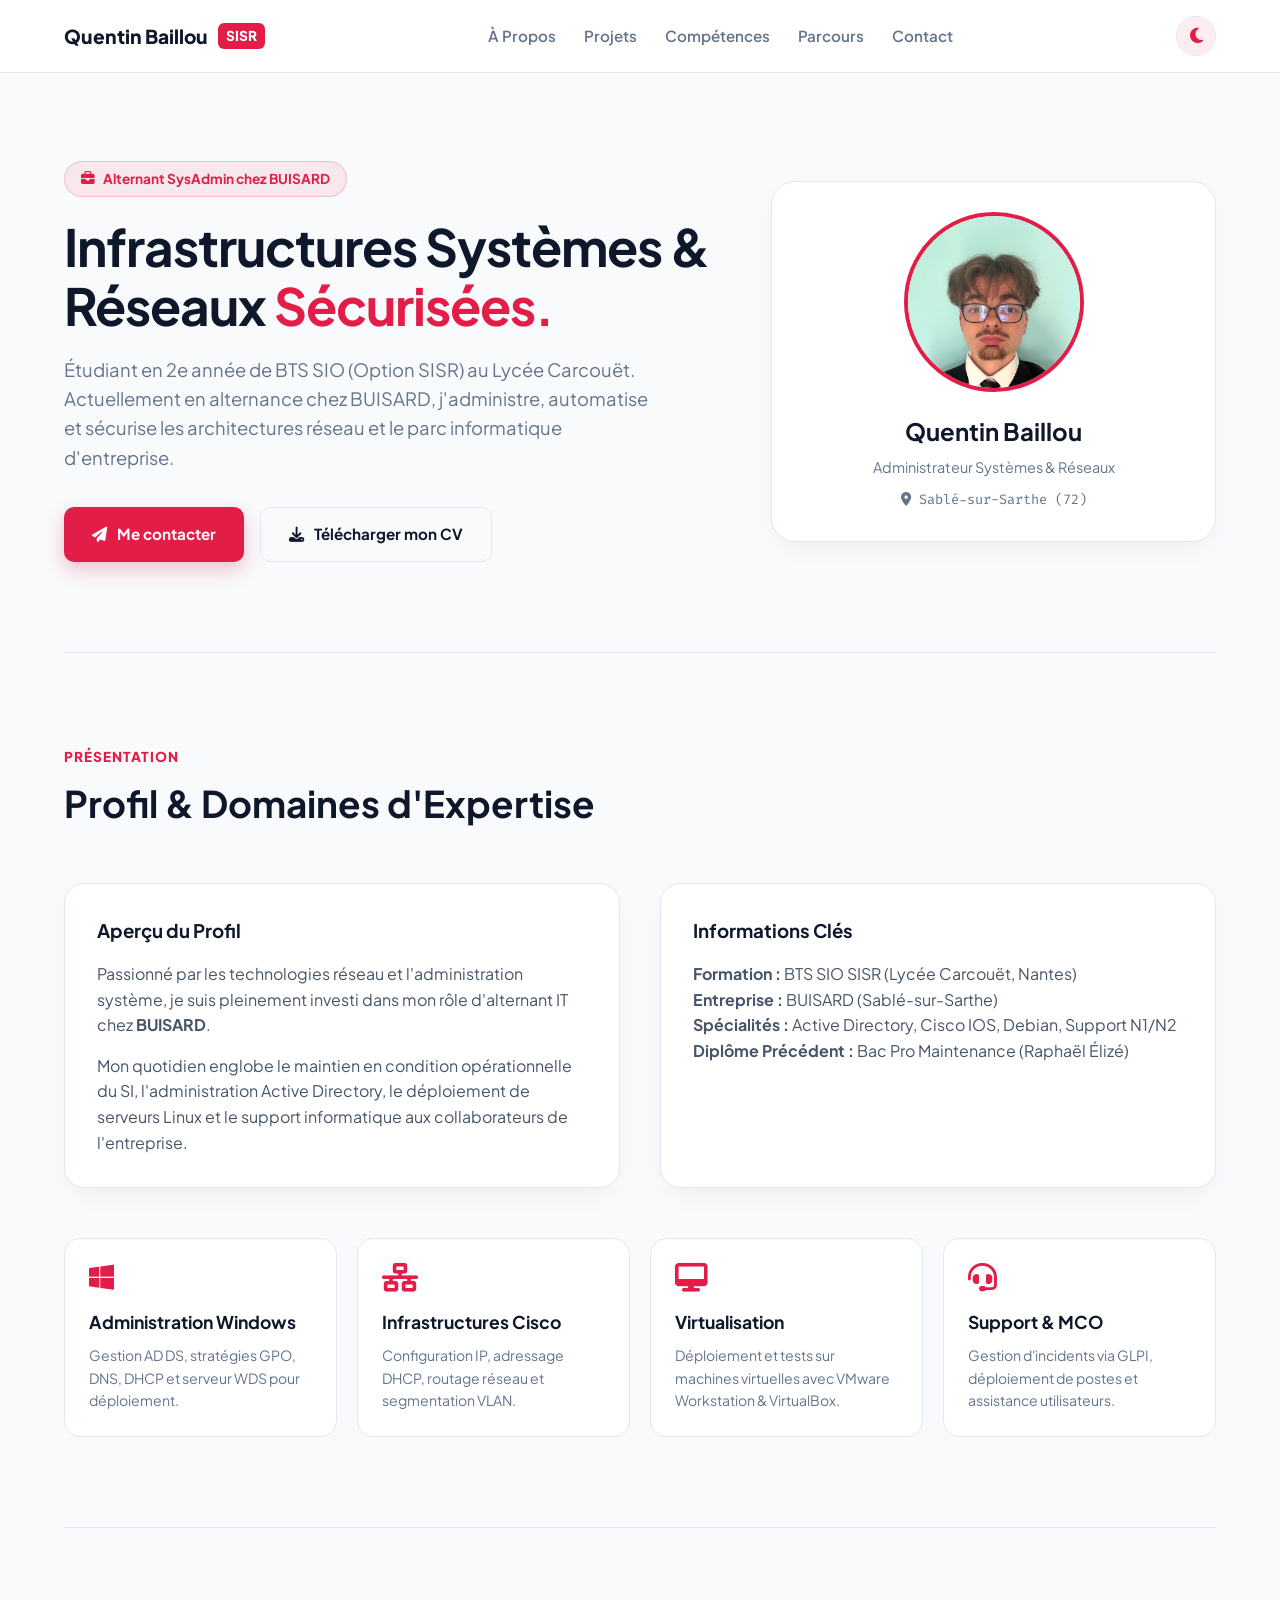
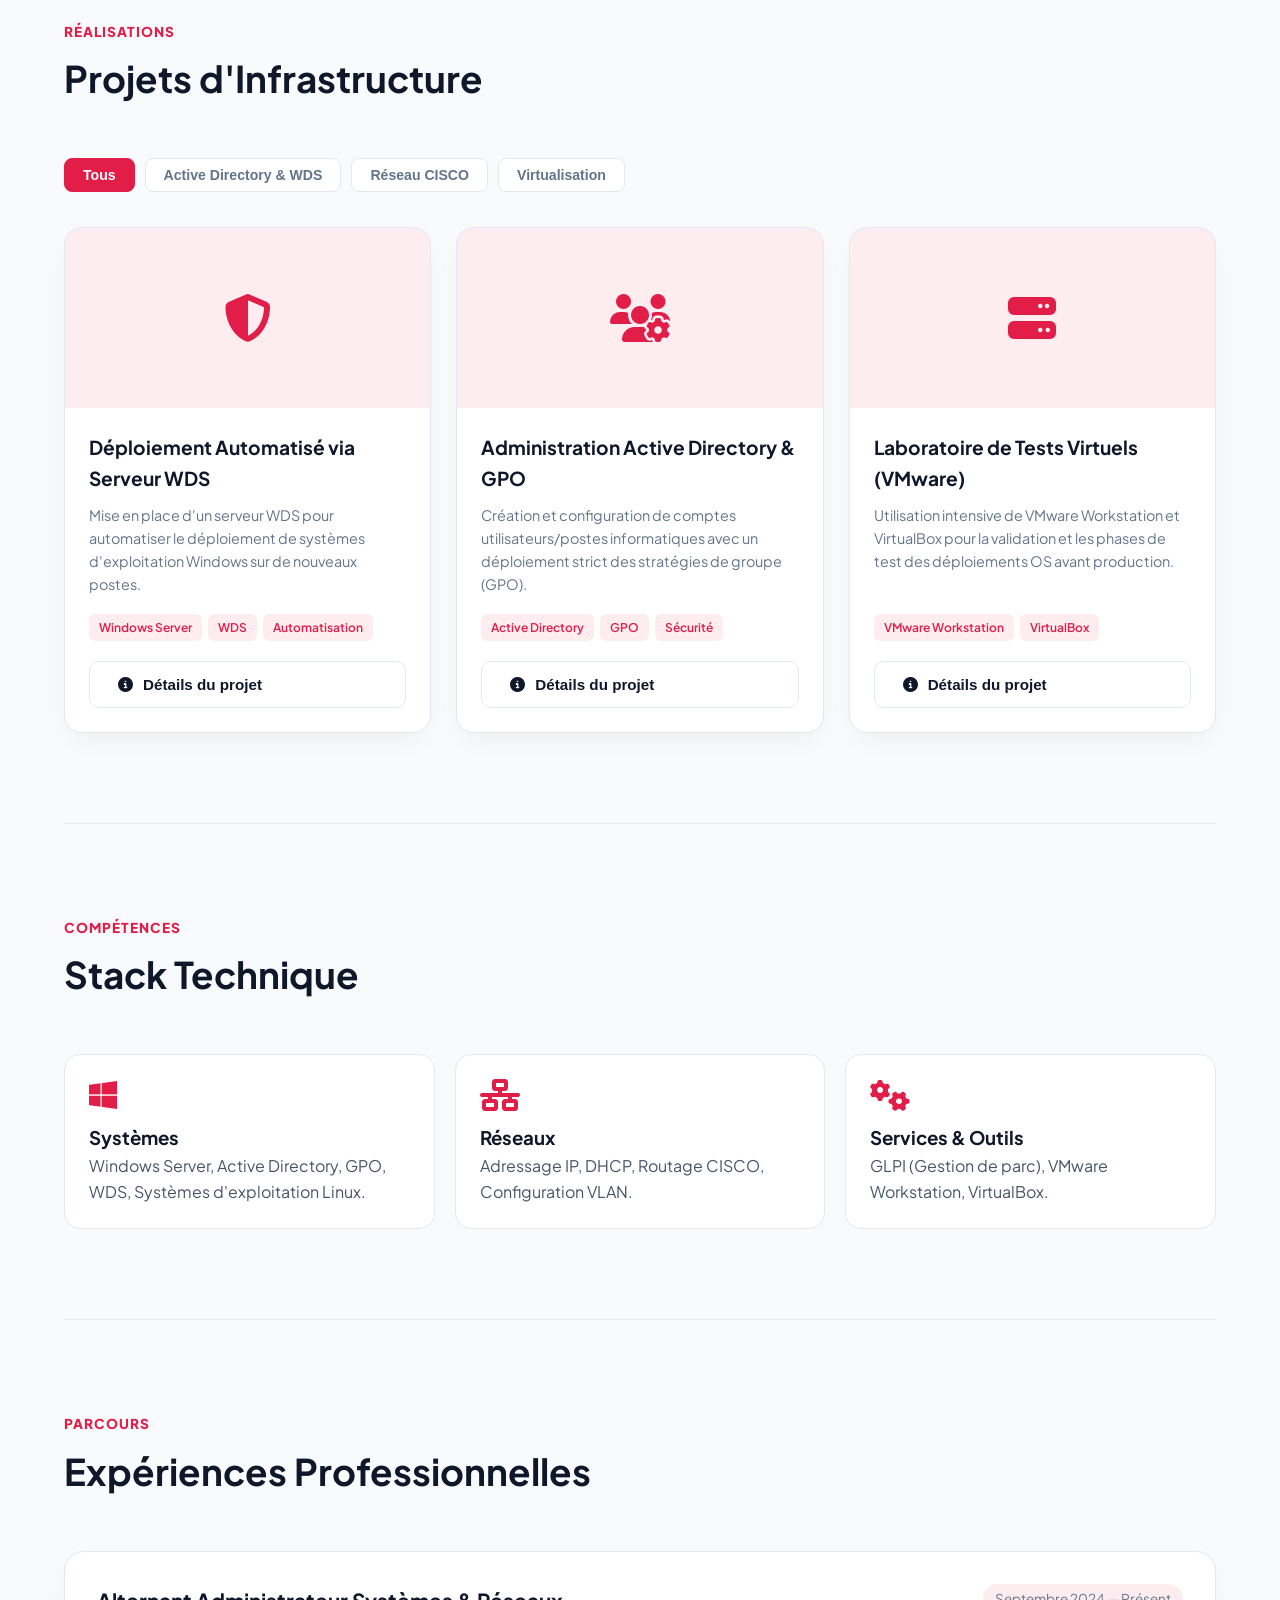
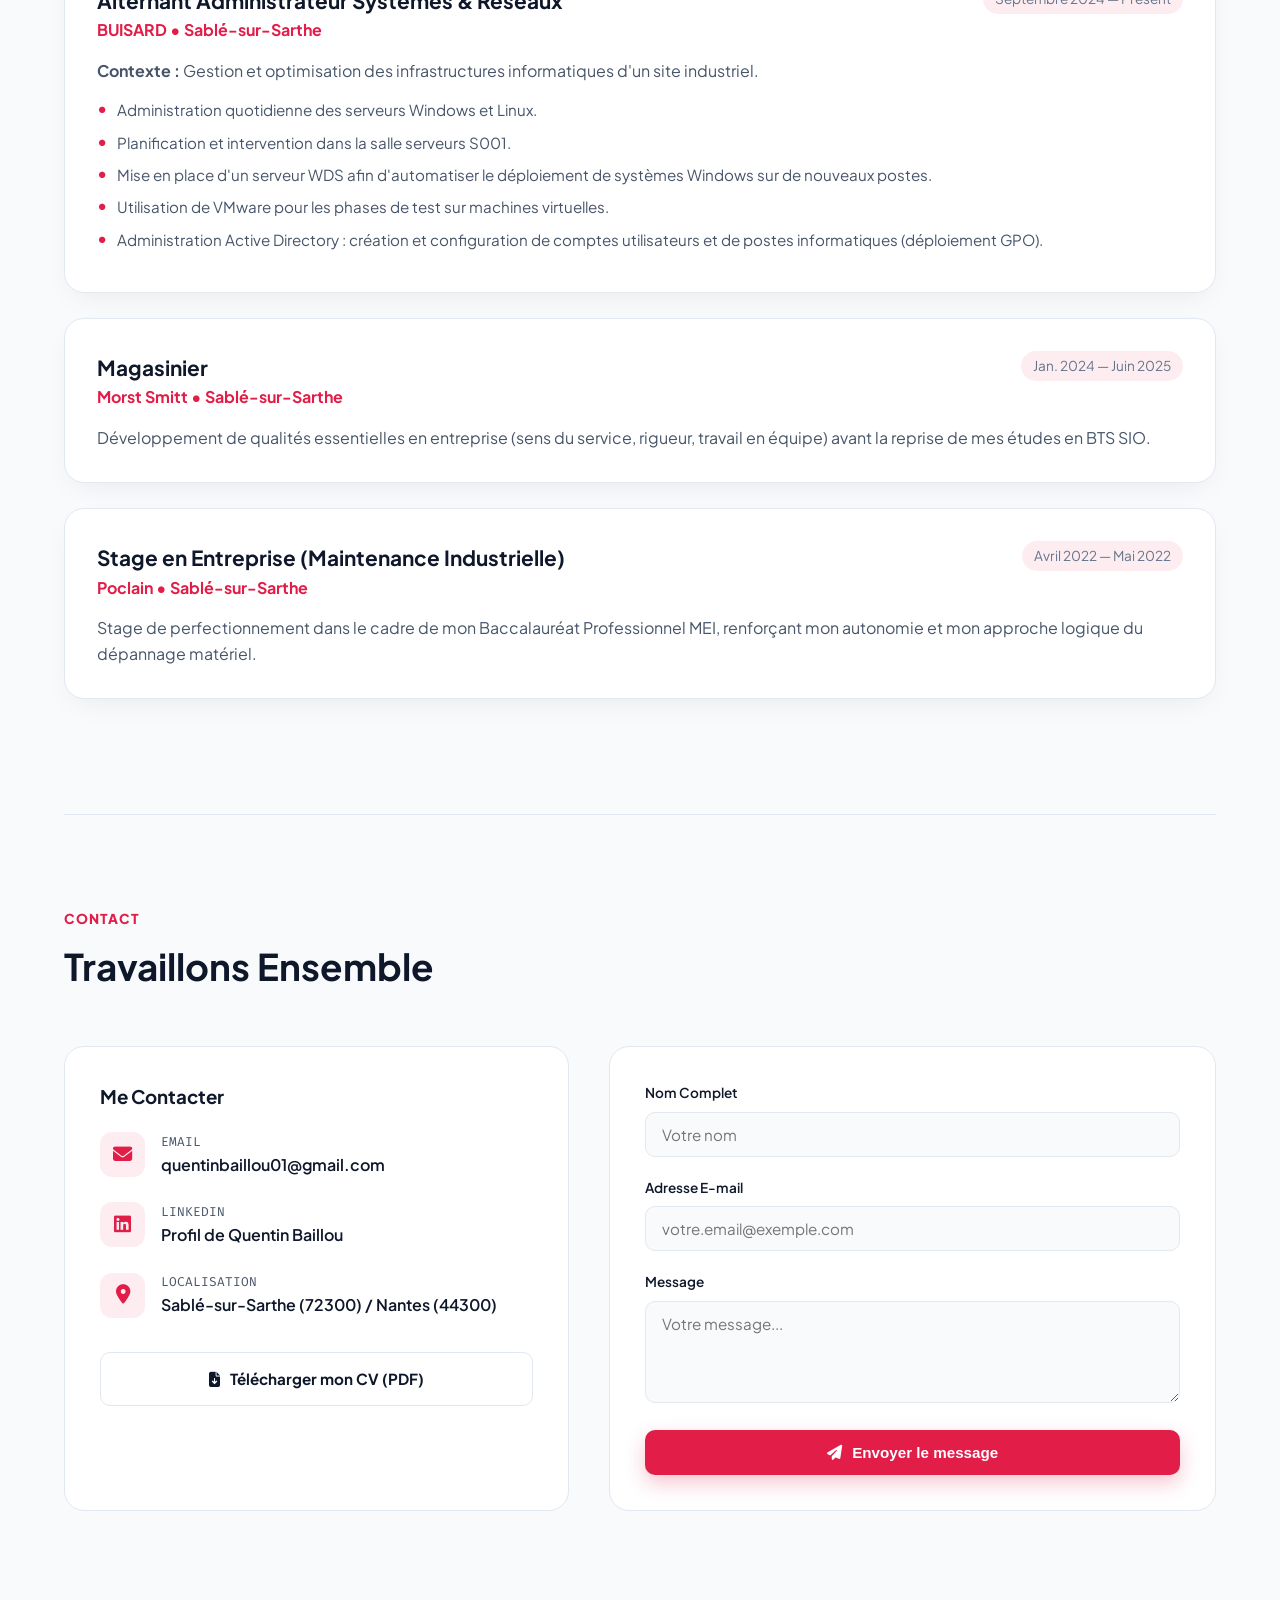
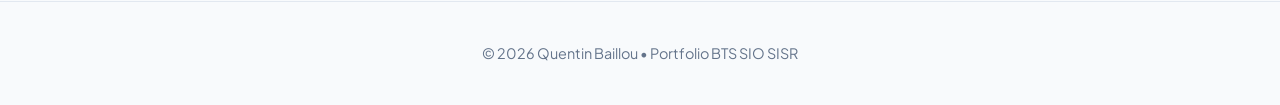
<file: index.html>
<!DOCTYPE html>
<html lang="fr" data-theme="light">
<head>
    <meta charset="UTF-8">
    <meta name="viewport" content="width=device-width, initial-scale=1.0">
    <title>Quentin Baillou | Administrateur Systèmes & Réseaux</title>
    <!-- Favicon -->
    <link rel="icon" type="image/svg+xml" href="data:image/svg+xml,<svg xmlns='http://www.w3.org/2000/svg' viewBox='0 0 24 24' fill='%23e11d48'><path d='M12 2L2 22h20L12 2zm0 3.8l6.8 14.2H5.2L12 5.8z'/></svg>">
    <!-- Polices Google -->
    <link rel="preconnect" href="https://fonts.googleapis.com">
    <link rel="preconnect" href="https://fonts.gstatic.com" crossorigin>
    <link href="https://fonts.googleapis.com/css2?family=Plus+Jakarta+Sans:wght@400;500;600;700;800&family=Fira+Code:wght@400;500;600&display=swap" rel="stylesheet">
    <!-- FontAwesome Icônes -->
    <link rel="stylesheet" href="https://cdnjs.cloudflare.com/ajax/libs/font-awesome/6.4.0/css/all.min.css">

    <style>
        /* --- VARIABLES DE THÈME --- */
        :root[data-theme="light"] {
            --bg-body: #f8fafc;
            --bg-surface: #ffffff;
            --border-color: #e2e8f0;
            --text-primary: #0f172a;
            --text-secondary: #475569;
            --text-muted: #64748b;
            --accent: #e11d48; 
            --accent-hover: #be123c;
            --accent-light: rgba(225, 29, 72, 0.08);
            --shadow: 0 10px 30px -10px rgba(0, 0, 0, 0.08);
            --modal-overlay: rgba(15, 23, 42, 0.6);
        }

        :root[data-theme="dark"] {
            --bg-body: #090d16;
            --bg-surface: #111827;
            --border-color: #374151;
            --text-primary: #f9fafb;
            --text-secondary: #d1d5db;
            --text-muted: #9ca3af;
            --accent: #f43f5e;
            --accent-hover: #fb7185;
            --accent-light: rgba(244, 63, 94, 0.15);
            --shadow: 0 10px 30px -10px rgba(0, 0, 0, 0.5);
            --modal-overlay: rgba(0, 0, 0, 0.8);
        }

        /* --- RESET & BASE --- */
        * { margin: 0; padding: 0; box-sizing: border-box; scroll-behavior: smooth; }
        body {
            background-color: var(--bg-body);
            color: var(--text-secondary);
            font-family: 'Plus Jakarta Sans', sans-serif;
            line-height: 1.6;
            transition: background-color 0.3s ease, color 0.3s ease;
        }

        h1, h2, h3, h4 { color: var(--text-primary); font-weight: 700; }
        .code-font { font-family: 'Fira Code', monospace; }

        .container { width: 90%; max-width: 1200px; margin: 0 auto; }

        /* --- NAVIGATION --- */
        header {
            position: fixed; top: 0; left: 0; width: 100%;
            background: var(--bg-surface);
            border-bottom: 1px solid var(--border-color);
            z-index: 1000;
            transition: background 0.3s ease, border-color 0.3s ease;
        }

        .nav-wrapper {
            display: flex; justify-content: space-between; align-items: center;
            padding: 16px 0;
        }

        .brand-logo {
            display: flex; align-items: center; gap: 10px;
            text-decoration: none; color: var(--text-primary);
            font-weight: 800; font-size: 1.2rem;
        }

        .brand-logo span {
            background: var(--accent); color: white;
            padding: 2px 8px; border-radius: 6px; font-size: 0.85rem;
        }

        nav { display: flex; gap: 28px; align-items: center; }
        nav a {
            text-decoration: none; color: var(--text-muted);
            font-weight: 600; font-size: 0.95rem; transition: color 0.2s;
        }
        nav a:hover, nav a.active { color: var(--accent); }

        .theme-toggle-btn {
            background: var(--accent-light); border: 1px solid var(--border-color);
            color: var(--accent); width: 40px; height: 40px; border-radius: 50%;
            display: flex; justify-content: center; align-items: center;
            cursor: pointer; font-size: 1.1rem; transition: all 0.3s;
        }
        .theme-toggle-btn:hover { transform: rotate(15deg) scale(1.05); }

        /* --- HERO SECTION AVEC PHOTO --- */
        .hero-section {
            padding: 160px 0 90px 0;
            display: grid; grid-template-columns: 1.2fr 0.8fr;
            gap: 40px; align-items: center;
        }

        .hero-badge {
            display: inline-flex; align-items: center; gap: 8px;
            background: var(--accent-light); color: var(--accent);
            border: 1px solid rgba(225, 29, 72, 0.2);
            padding: 6px 16px; border-radius: 20px;
            font-size: 0.85rem; font-weight: 700; margin-bottom: 20px;
        }

        .hero-title { font-size: 3.2rem; line-height: 1.15; letter-spacing: -1px; margin-bottom: 20px; }
        .hero-title .highlight { color: var(--accent); }
        .hero-desc { font-size: 1.15rem; color: var(--text-muted); margin-bottom: 35px; max-width: 600px; }

        .hero-cta { display: flex; gap: 16px; flex-wrap: wrap; }

        .btn {
            padding: 14px 28px; border-radius: 10px; font-weight: 700; font-size: 0.95rem;
            text-decoration: none; display: inline-flex; align-items: center; gap: 10px;
            cursor: pointer; transition: all 0.25s ease; border: none;
        }

        .btn-primary { background: var(--accent); color: #ffffff; box-shadow: 0 8px 20px rgba(225, 29, 72, 0.25); }
        .btn-primary:hover { background: var(--accent-hover); transform: translateY(-2px); }

        .btn-outline { background: transparent; color: var(--text-primary); border: 1px solid var(--border-color); }
        .btn-outline:hover { border-color: var(--accent); color: var(--accent); background: var(--accent-light); transform: translateY(-2px); }

        .hero-card {
            background: var(--bg-surface); border: 1px solid var(--border-color);
            border-radius: 24px; padding: 30px; box-shadow: var(--shadow);
            position: relative; text-align: center;
        }

        .avatar-frame {
            width: 180px; height: 180px; margin: 0 auto 20px auto;
            border-radius: 50%; background: var(--accent-light);
            border: 4px solid var(--accent);
            display: flex; justify-content: center; align-items: center;
            overflow: hidden;
            position: relative;
        }

        .avatar-frame img {
            width: 100%; height: 100%; object-fit: cover;
            object-position: top;
            filter: contrast(1.1) brightness(1.05);
        }
        
        :root[data-theme="dark"] .avatar-frame img {
            mix-blend-mode: luminosity; 
            opacity: 0.9;
        }

        .hero-card h3 { font-size: 1.5rem; margin-bottom: 6px; }
        .hero-card p { font-size: 0.9rem; color: var(--text-muted); }

        /* --- SECTIONS --- */
        section { padding: 90px 0; border-top: 1px solid var(--border-color); }
        .section-header { margin-bottom: 50px; text-align: left; }
        .section-tag { font-size: 0.85rem; color: var(--accent); text-transform: uppercase; font-weight: 800; letter-spacing: 1px; }
        .section-title { font-size: 2.3rem; margin-top: 6px; }

        /* --- ABOUT --- */
        .about-grid { display: grid; grid-template-columns: 1fr 1fr; gap: 40px; margin-bottom: 50px; }
        .about-box { background: var(--bg-surface); border: 1px solid var(--border-color); border-radius: 20px; padding: 32px; box-shadow: var(--shadow); }

        .domain-cards-grid { display: grid; grid-template-columns: repeat(auto-fit, minmax(260px, 1fr)); gap: 20px; }
        .domain-card {
            background: var(--bg-surface); border: 1px solid var(--border-color);
            border-radius: 16px; padding: 24px; transition: all 0.3s ease;
        }
        .domain-card:hover { background: var(--accent); border-color: var(--accent); transform: translateY(-10px); color: #ffffff; }
        .domain-card:hover h4, .domain-card:hover p, .domain-card:hover i { color: #ffffff !important; }
        .domain-card i { font-size: 1.8rem; color: var(--accent); margin-bottom: 16px; transition: color 0.3s; }
        .domain-card h4 { font-size: 1.1rem; margin-bottom: 8px; transition: color 0.3s; }
        .domain-card p { font-size: 0.88rem; color: var(--text-muted); transition: color 0.3s; }

        /* --- PROJECTS & FILTERS --- */
        .filter-tabs { display: flex; gap: 10px; margin-bottom: 35px; flex-wrap: wrap; }
        .tab-btn {
            padding: 8px 18px; border-radius: 8px; background: var(--bg-surface); border: 1px solid var(--border-color);
            color: var(--text-muted); font-weight: 600; font-size: 0.88rem; cursor: pointer; transition: all 0.2s;
        }
        .tab-btn:hover, .tab-btn.active { background: var(--accent); color: white; border-color: var(--accent); }

        .projects-grid { display: grid; grid-template-columns: repeat(auto-fill, minmax(340px, 1fr)); gap: 25px; }
        .project-card {
            background: var(--bg-surface); border: 1px solid var(--border-color);
            border-radius: 18px; overflow: hidden; box-shadow: var(--shadow);
            display: flex; flex-direction: column; transition: transform 0.3s, border-color 0.3s;
        }
        .project-card:hover { transform: translateY(-5px); border-color: var(--accent); }
        .project-thumb {
            height: 180px; background: var(--accent-light); display: flex; justify-content: center;
            align-items: center; font-size: 3rem; color: var(--accent);
        }
        .project-body { padding: 24px; display: flex; flex-direction: column; flex-grow: 1; }
        .project-title { font-size: 1.2rem; margin-bottom: 10px; }
        .project-desc { font-size: 0.9rem; color: var(--text-muted); margin-bottom: 18px; flex-grow: 1; }
        .project-tags { display: flex; flex-wrap: wrap; gap: 6px; margin-bottom: 20px; }
        .tag { font-size: 0.75rem; padding: 4px 10px; border-radius: 6px; background: var(--accent-light); color: var(--accent); font-weight: 600; }

        /* --- MODALS --- */
        .modal-overlay {
            position: fixed; top: 0; left: 0; width: 100vw; height: 100vh;
            background: var(--modal-overlay); backdrop-filter: blur(5px);
            z-index: 2000; display: flex; justify-content: center; align-items: center;
            opacity: 0; visibility: hidden; transition: all 0.3s ease; padding: 20px;
        }
        .modal-overlay.active { opacity: 1; visibility: visible; }
        .modal-container {
            background: var(--bg-surface); border: 1px solid var(--border-color);
            border-radius: 20px; width: 100%; max-width: 700px; max-height: 85vh;
            overflow-y: auto; padding: 35px; box-shadow: 0 25px 50px -12px rgba(0, 0, 0, 0.3);
            position: relative; transform: translateY(20px); transition: transform 0.3s ease;
        }
        .modal-overlay.active .modal-container { transform: translateY(0); }
        .modal-close {
            position: absolute; top: 20px; right: 20px; background: var(--accent-light); border: none; color: var(--accent);
            width: 36px; height: 36px; border-radius: 50%; cursor: pointer; font-size: 1.1rem;
            display: flex; justify-content: center; align-items: center; transition: 0.2s;
        }
        .modal-close:hover { background: var(--accent); color: white; }

        /* --- SKILLS --- */
        .skills-grid { display: grid; grid-template-columns: repeat(auto-fit, minmax(250px, 1fr)); gap: 20px; }
        .skill-box { background: var(--bg-surface); border: 1px solid var(--border-color); border-radius: 16px; padding: 24px; transition: 0.3s; }
        .skill-box:hover { border-color: var(--accent); box-shadow: var(--shadow); }
        .skill-box i { font-size: 2rem; color: var(--accent); margin-bottom: 12px; }

        /* --- EXPERIENCE & BUISARD --- */
        .experience-card { background: var(--bg-surface); border: 1px solid var(--border-color); border-radius: 20px; padding: 32px; margin-bottom: 25px; box-shadow: var(--shadow); }
        .exp-header { display: flex; justify-content: space-between; align-items: flex-start; margin-bottom: 15px; flex-wrap: wrap; gap: 10px; }
        .exp-role { font-size: 1.3rem; }
        .exp-company { color: var(--accent); font-weight: 700; font-size: 1rem; }
        .exp-date { font-size: 0.85rem; color: var(--text-muted); background: var(--accent-light); padding: 4px 12px; border-radius: 20px; }
        .exp-list { list-style: none; margin-top: 15px; }
        .exp-list li { position: relative; padding-left: 20px; margin-bottom: 8px; font-size: 0.95rem; }
        .exp-list li::before { content: "•"; position: absolute; left: 0; color: var(--accent); font-size: 1.2rem; line-height: 1; }

        /* --- CONTACT --- */
        .contact-grid { display: grid; grid-template-columns: 1fr 1.2fr; gap: 40px; }
        .contact-info, .contact-form { background: var(--bg-surface); border: 1px solid var(--border-color); border-radius: 20px; padding: 35px; }
        .contact-item { display: flex; align-items: center; gap: 16px; margin-bottom: 24px; }
        .contact-item i { width: 45px; height: 45px; border-radius: 12px; background: var(--accent-light); color: var(--accent); display: flex; justify-content: center; align-items: center; font-size: 1.2rem; }
        
        .form-group { margin-bottom: 20px; }
        .form-group label { display: block; font-size: 0.85rem; font-weight: 600; margin-bottom: 8px; color: var(--text-primary); }
        .form-control { width: 100%; padding: 12px 16px; border-radius: 10px; border: 1px solid var(--border-color); background: var(--bg-body); color: var(--text-primary); font-family: inherit; font-size: 0.95rem; outline: none; transition: 0.2s; }
        .form-control:focus { border-color: var(--accent); }

        footer { padding: 40px 0; border-top: 1px solid var(--border-color); text-align: center; font-size: 0.9rem; color: var(--text-muted); }

        @media (max-width: 900px) {
            .hero-section, .about-grid, .contact-grid { grid-template-columns: 1fr; }
            nav { display: none; }
            .hero-title { font-size: 2.5rem; }
        }
    </style>
</head>
<body>

    <!-- NAVIGATION -->
    <header>
        <div class="container nav-wrapper">
            <a href="#hero" class="brand-logo">Quentin Baillou <span>SISR</span></a>
            <nav>
                <a href="#about">À Propos</a>
                <a href="#projects">Projets</a>
                <a href="#skills">Compétences</a>
                <a href="#experience">Parcours</a>
                <a href="#contact">Contact</a>
            </nav>
            <div class="nav-actions">
                <button class="theme-toggle-btn" id="themeToggle" title="Changer de thème"><i class="fa-solid fa-moon"></i></button>
            </div>
        </div>
    </header>

    <!-- HERO AVEC PHOTO -->
    <div class="container">
        <section class="hero-section" id="hero">
            <div>
                <div class="hero-badge"><i class="fa-solid fa-briefcase"></i> Alternant SysAdmin chez BUISARD</div>
                <h1 class="hero-title">Infrastructures Systèmes & Réseaux <span class="highlight">Sécurisées.</span></h1>
                <p class="hero-desc">Étudiant en 2e année de BTS SIO (Option SISR) au Lycée Carcouët. Actuellement en alternance chez BUISARD, j'administre, automatise et sécurise les architectures réseau et le parc informatique d'entreprise.</p>
                <div class="hero-cta">
                    <a href="#contact" class="btn btn-primary"><i class="fa-solid fa-paper-plane"></i> Me contacter</a>
                    <a href="CVPRO.pdf" target="_blank" class="btn btn-outline"><i class="fa-solid fa-download"></i> Télécharger mon CV</a>
                </div>
            </div>
            
            <div class="hero-card">
                <div class="avatar-frame">
                    <img src="IMG_2622.jpeg" alt="Quentin Baillou">
                </div>
                <h3>Quentin Baillou</h3>
                <p>Administrateur Systèmes & Réseaux</p>
                <p style="margin-top: 10px; font-size: 0.85rem;" class="code-font"><i class="fa-solid fa-location-dot"></i> Sablé-sur-Sarthe (72)</p>
            </div>
        </section>

        <!-- ABOUT -->
        <section id="about">
            <div class="section-header">
                <span class="section-tag">Présentation</span>
                <h2 class="section-title">Profil & Domaines d'Expertise</h2>
            </div>
            <div class="about-grid">
                <div class="about-box">
                    <h3 style="margin-bottom: 15px;">Aperçu du Profil</h3>
                    <p style="margin-bottom: 15px;">Passionné par les technologies réseau et l'administration système, je suis pleinement investi dans mon rôle d'alternant IT chez <strong>BUISARD</strong>.</p>
                    <p>Mon quotidien englobe le maintien en condition opérationnelle du SI, l'administration Active Directory, le déploiement de serveurs Linux et le support informatique aux collaborateurs de l'entreprise.</p>
                </div>
                <div class="about-box">
                    <h3 style="margin-bottom: 15px;">Informations Clés</h3>
                    <p><strong>Formation :</strong> BTS SIO SISR (Lycée Carcouët, Nantes)</p>
                    <p><strong>Entreprise :</strong> BUISARD (Sablé-sur-Sarthe)</p>
                    <p><strong>Spécialités :</strong> Active Directory, Cisco IOS, Debian, Support N1/N2</p>
                    <p><strong>Diplôme Précédent :</strong> Bac Pro Maintenance (Raphaël Élizé)</p>
                </div>
            </div>

            <div class="domain-cards-grid">
                <div class="domain-card">
                    <i class="fa-brands fa-windows"></i>
                    <h4>Administration Windows</h4>
                    <p>Gestion AD DS, stratégies GPO, DNS, DHCP et serveur WDS pour déploiement.</p>
                </div>
                <div class="domain-card">
                    <i class="fa-solid fa-network-wired"></i>
                    <h4>Infrastructures Cisco</h4>
                    <p>Configuration IP, adressage DHCP, routage réseau et segmentation VLAN.</p>
                </div>
                <div class="domain-card">
                    <i class="fa-solid fa-desktop"></i>
                    <h4>Virtualisation</h4>
                    <p>Déploiement et tests sur machines virtuelles avec VMware Workstation & VirtualBox.</p>
                </div>
                <div class="domain-card">
                    <i class="fa-solid fa-headset"></i>
                    <h4>Support & MCO</h4>
                    <p>Gestion d'incidents via GLPI, déploiement de postes et assistance utilisateurs.</p>
                </div>
            </div>
        </section>

        <!-- PROJETS -->
        <section id="projects">
            <div class="section-header">
                <span class="section-tag">Réalisations</span>
                <h2 class="section-title">Projets d'Infrastructure</h2>
            </div>

            <div class="filter-tabs">
                <button class="tab-btn active" data-filter="all">Tous</button>
                <button class="tab-btn" data-filter="ad">Active Directory & WDS</button>
                <button class="tab-btn" data-filter="network">Réseau CISCO</button>
                <button class="tab-btn" data-filter="virtu">Virtualisation</button>
            </div>

            <div class="projects-grid">
                <div class="project-card" data-category="ad">
                    <div class="project-thumb"><i class="fa-solid fa-shield-halved"></i></div>
                    <div class="project-body">
                        <h3 class="project-title">Déploiement Automatisé via Serveur WDS</h3>
                        <p class="project-desc">Mise en place d'un serveur WDS pour automatiser le déploiement de systèmes d'exploitation Windows sur de nouveaux postes.</p>
                        <div class="project-tags"><span class="tag">Windows Server</span><span class="tag">WDS</span><span class="tag">Automatisation</span></div>
                        <button class="btn btn-outline modal-trigger" data-modal="modal-1"><i class="fa-solid fa-circle-info"></i> Détails du projet</button>
                    </div>
                </div>

                <div class="project-card" data-category="ad">
                    <div class="project-thumb"><i class="fa-solid fa-users-gear"></i></div>
                    <div class="project-body">
                        <h3 class="project-title">Administration Active Directory & GPO</h3>
                        <p class="project-desc">Création et configuration de comptes utilisateurs/postes informatiques avec un déploiement strict des stratégies de groupe (GPO).</p>
                        <div class="project-tags"><span class="tag">Active Directory</span><span class="tag">GPO</span><span class="tag">Sécurité</span></div>
                        <button class="btn btn-outline modal-trigger" data-modal="modal-2"><i class="fa-solid fa-circle-info"></i> Détails du projet</button>
                    </div>
                </div>

                <div class="project-card" data-category="virtu">
                    <div class="project-thumb"><i class="fa-solid fa-server"></i></div>
                    <div class="project-body">
                        <h3 class="project-title">Laboratoire de Tests Virtuels (VMware)</h3>
                        <p class="project-desc">Utilisation intensive de VMware Workstation et VirtualBox pour la validation et les phases de test des déploiements OS avant production.</p>
                        <div class="project-tags"><span class="tag">VMware Workstation</span><span class="tag">VirtualBox</span></div>
                        <button class="btn btn-outline modal-trigger" data-modal="modal-3"><i class="fa-solid fa-circle-info"></i> Détails du projet</button>
                    </div>
                </div>
            </div>
        </section>

        <!-- SKILLS -->
        <section id="skills">
            <div class="section-header">
                <span class="section-tag">Compétences</span>
                <h2 class="section-title">Stack Technique</h2>
            </div>
            <div class="skills-grid">
                <div class="skill-box"><i class="fa-brands fa-windows"></i><h3>Systèmes</h3><p>Windows Server, Active Directory, GPO, WDS, Systèmes d'exploitation Linux.</p></div>
                <div class="skill-box"><i class="fa-solid fa-network-wired"></i><h3>Réseaux</h3><p>Adressage IP, DHCP, Routage CISCO, Configuration VLAN.</p></div>
                <div class="skill-box"><i class="fa-solid fa-gears"></i><h3>Services & Outils</h3><p>GLPI (Gestion de parc), VMware Workstation, VirtualBox.</p></div>
            </div>
        </section>

        <!-- EXPERIENCE -->
        <section id="experience">
            <div class="section-header">
                <span class="section-tag">Parcours</span>
                <h2 class="section-title">Expériences Professionnelles</h2>
            </div>

            <div class="experience-card">
                <div class="exp-header">
                    <div><h3 class="exp-role">Alternant Administrateur Systèmes & Réseaux</h3><span class="exp-company">BUISARD • Sablé-sur-Sarthe</span></div>
                    <span class="exp-date">Septembre 2024 — Présent</span>
                </div>
                <p><strong>Contexte :</strong> Gestion et optimisation des infrastructures informatiques d'un site industriel.</p>
                <ul class="exp-list">
                    <li>Administration quotidienne des serveurs Windows et Linux.</li>
                    <li>Planification et intervention dans la salle serveurs S001.</li>
                    <li>Mise en place d'un serveur WDS afin d'automatiser le déploiement de systèmes Windows sur de nouveaux postes.</li>
                    <li>Utilisation de VMware pour les phases de test sur machines virtuelles.</li>
                    <li>Administration Active Directory : création et configuration de comptes utilisateurs et de postes informatiques (déploiement GPO).</li>
                </ul>
            </div>

            <div class="experience-card">
                <div class="exp-header">
                    <div><h3 class="exp-role">Magasinier</h3><span class="exp-company">Morst Smitt • Sablé-sur-Sarthe</span></div>
                    <span class="exp-date">Jan. 2024 — Juin 2025</span>
                </div>
                <p>Développement de qualités essentielles en entreprise (sens du service, rigueur, travail en équipe) avant la reprise de mes études en BTS SIO.</p>
            </div>

            <div class="experience-card">
                <div class="exp-header">
                    <div><h3 class="exp-role">Stage en Entreprise (Maintenance Industrielle)</h3><span class="exp-company">Poclain • Sablé-sur-Sarthe</span></div>
                    <span class="exp-date">Avril 2022 — Mai 2022</span>
                </div>
                <p>Stage de perfectionnement dans le cadre de mon Baccalauréat Professionnel MEI, renforçant mon autonomie et mon approche logique du dépannage matériel.</p>
            </div>
        </section>

        <!-- CONTACT & FORMULAIRE -->
        <section id="contact">
            <div class="section-header">
                <span class="section-tag">Contact</span>
                <h2 class="section-title">Travaillons Ensemble</h2>
            </div>

            <div class="contact-grid">
                <div class="contact-info">
                    <h3 style="margin-bottom: 20px;">Me Contacter</h3>
                    
                    <div class="contact-item">
                        <i class="fa-solid fa-envelope"></i>
                        <div><p style="font-size: 0.8rem;" class="code-font">EMAIL</p><a href="mailto:quentinbaillou01@gmail.com" style="color: var(--text-primary); text-decoration: none; font-weight: 600;">quentinbaillou01@gmail.com</a></div>
                    </div>
                    
                    <div class="contact-item">
                        <i class="fa-brands fa-linkedin"></i>
                        <div>
                            <p style="font-size: 0.8rem;" class="code-font">LINKEDIN</p>
                            <a href="https://www.linkedin.com/in/quentin-baillou-1299a4402/?isSelfProfile=true" target="_blank" style="color: var(--text-primary); text-decoration: none; font-weight: 600;">Profil de Quentin Baillou</a>
                        </div>
                    </div>

                    <div class="contact-item">
                        <i class="fa-solid fa-location-dot"></i>
                        <div><p style="font-size: 0.8rem;" class="code-font">LOCALISATION</p><p style="color: var(--text-primary); font-weight: 600;">Sablé-sur-Sarthe (72300) / Nantes (44300)</p></div>
                    </div>
                    
                    <a href="CVPRO.pdf" target="_blank" class="btn btn-outline" style="width: 100%; margin-top: 10px; justify-content: center;">
                        <i class="fa-solid fa-file-arrow-down"></i> Télécharger mon CV (PDF)
                    </a>
                </div>

                <div class="contact-form">
                    <form action="https://formspree.io/f/TON_ID_FORMSPREE" method="POST">
                        <div class="form-group">
                            <label>Nom Complet</label>
                            <input type="text" name="name" class="form-control" placeholder="Votre nom" required>
                        </div>
                        <div class="form-group">
                            <label>Adresse E-mail</label>
                            <input type="email" name="_replyto" class="form-control" placeholder="votre.email@exemple.com" required>
                        </div>
                        <div class="form-group">
                            <label>Message</label>
                            <textarea name="message" class="form-control" rows="4" placeholder="Votre message..." required></textarea>
                        </div>
                        <button type="submit" class="btn btn-primary" style="width: 100%; justify-content: center;">
                            <i class="fa-solid fa-paper-plane"></i> Envoyer le message
                        </button>
                    </form>
                </div>
            </div>
        </section>
    </div>

    <!-- MODALES DE DÉTAIL -->
    <div class="modal-overlay" id="modal-1">
        <div class="modal-container">
            <button class="modal-close" onclick="closeModals()"><i class="fa-solid fa-xmark"></i></button>
            <h3>Déploiement Automatisé via Serveur WDS</h3>
            <div class="modal-section"><h4>CONTEXTE</h4><p>Nécessité de déployer rapidement et uniformément des systèmes Windows sur un parc informatique croissant (Expérience BUISARD).</p></div>
            <div class="modal-section"><h4>MISSIONS</h4><p>Installation du rôle WDS (Windows Deployment Services), configuration des images de démarrage et d'installation, et automatisation du processus d'installation par le réseau (PXE).</p></div>
        </div>
    </div>

    <div class="modal-overlay" id="modal-2">
        <div class="modal-container">
            <button class="modal-close" onclick="closeModals()"><i class="fa-solid fa-xmark"></i></button>
            <h3>Administration Active Directory & GPO</h3>
            <div class="modal-section"><h4>CONTEXTE</h4><p>Gestion sécurisée des identités et des politiques de sécurité sur le parc informatique.</p></div>
            <div class="modal-section"><h4>MISSIONS</h4><p>Création d'OUs, gestion des droits utilisateurs, et déploiement de stratégies de groupe (GPO) pour brider les accès réseau, cartographier les lecteurs réseaux et configurer les paramètres de sécurité locaux.</p></div>
        </div>
    </div>

    <div class="modal-overlay" id="modal-3">
        <div class="modal-container">
            <button class="modal-close" onclick="closeModals()"><i class="fa-solid fa-xmark"></i></button>
            <h3>Laboratoire de Tests Virtuels (VMware)</h3>
            <div class="modal-section"><h4>CONTEXTE</h4><p>Besoin de tester les déploiements de serveurs et les GPO sans impacter le réseau de production.</p></div>
            <div class="modal-section"><h4>MISSIONS</h4><p>Configuration de réseaux virtuels isolés sur VMware Workstation. Création de snapshots pour tester les correctifs systèmes et déploiement sécurisé de VMs Windows/Linux.</p></div>
        </div>
    </div>

    <footer>
        <div class="container"><p>&copy; 2026 Quentin Baillou • Portfolio BTS SIO SISR</p></div>
    </footer>

    <!-- JAVASCRIPT -->
    <script>
        const themeToggleBtn = document.getElementById('themeToggle');
        const htmlElement = document.documentElement;

        themeToggleBtn.addEventListener('click', () => {
            const currentTheme = htmlElement.getAttribute('data-theme');
            const newTheme = currentTheme === 'light' ? 'dark' : 'light';
            htmlElement.setAttribute('data-theme', newTheme);
            themeToggleBtn.innerHTML = newTheme === 'light' ? '<i class="fa-solid fa-moon"></i>' : '<i class="fa-solid fa-sun"></i>';
        });

        const tabBtns = document.querySelectorAll('.tab-btn');
        const projectCards = document.querySelectorAll('.project-card');

        tabBtns.forEach(btn => {
            btn.addEventListener('click', () => {
                tabBtns.forEach(b => b.classList.remove('active'));
                btn.classList.add('active');
                const filter = btn.getAttribute('data-filter');
                projectCards.forEach(card => {
                    card.style.display = (filter === 'all' || card.getAttribute('data-category') === filter) ? 'flex' : 'none';
                });
            });
        });

        const modalTriggers = document.querySelectorAll('.modal-trigger');
        const modalOverlays = document.querySelectorAll('.modal-overlay');

        modalTriggers.forEach(trigger => {
            trigger.addEventListener('click', () => {
                document.getElementById(trigger.getAttribute('data-modal')).classList.add('active');
            });
        });

        function closeModals() { modalOverlays.forEach(overlay => overlay.classList.remove('active')); }
        modalOverlays.forEach(overlay => { overlay.addEventListener('click', (e) => { if (e.target === overlay) closeModals(); }); });
    </script>
</body>
</html>
</file>
